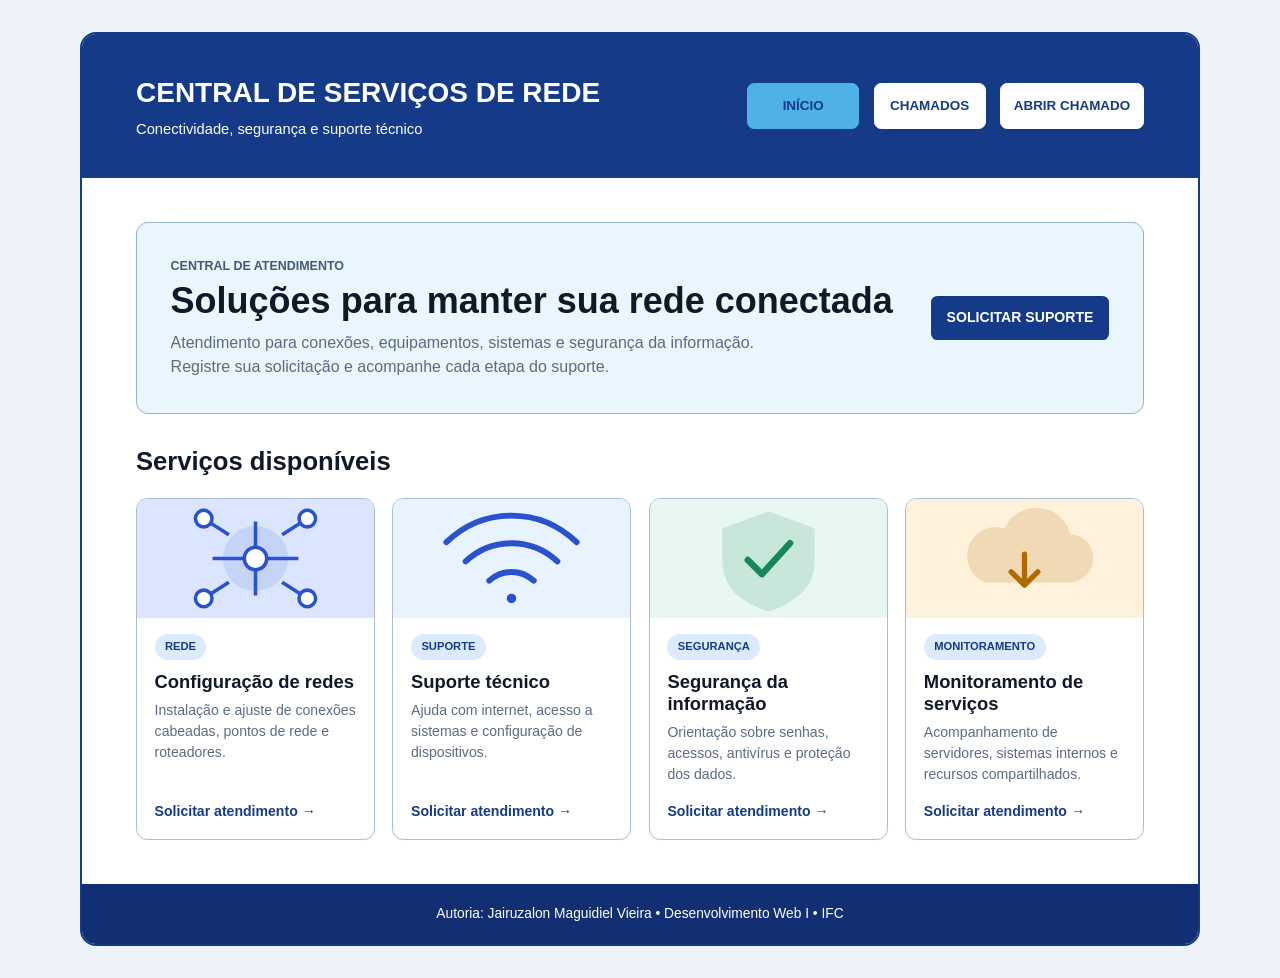
<file: index.html>
<!doctype html>
<html lang="pt-BR">
  <head>
    <meta charset="UTF-8">
    <meta name="viewport" content="width=device-width, initial-scale=1.0">
    <meta name="description" content="Central de Serviços de Rede para abertura e acompanhamento de chamados técnicos.">
    <title>Central de Serviços de Rede | Início</title>
    <link rel="stylesheet" href="assets/css/reset.css">
    <link rel="stylesheet" href="assets/css/global.css">
    <link rel="stylesheet" href="assets/css/index.css">
  </head>
  <body>
    <div class="page-shell">
      <header class="site-header">
        <div class="container header-inner">
          <a class="brand" href="index.html" aria-label="Ir para a página inicial">
            <span class="brand-title">Central de Serviços de Rede</span>
            <span class="brand-description">Conectividade, segurança e suporte técnico</span>
          </a>

          <nav class="main-nav" aria-label="Navegação principal">
            <ul>
              <li><a href="index.html" aria-current="page">Início</a></li>
              <li><a href="chamados.html">Chamados</a></li>
              <li><a href="abrir-chamado.html">Abrir chamado</a></li>
            </ul>
          </nav>
        </div>
      </header>

      <main class="container page-content">
        <section class="presentation" aria-labelledby="presentation-title">
          <div>
            <p class="section-label">Central de Atendimento</p>
            <h1 id="presentation-title">Soluções para manter sua rede conectada</h1>
            <p>
              Atendimento para conexões, equipamentos, sistemas e segurança da
              informação. Registre sua solicitação e acompanhe cada etapa do suporte.
            </p>
          </div>
          <a class="button button-primary" href="abrir-chamado.html">Solicitar suporte</a>
        </section>

        <section class="services" aria-labelledby="services-title">
          <h2 id="services-title">Serviços disponíveis</h2>

          <div class="service-grid">
            <article class="service-card">
              <figure>
                <img src="assets/img/network-support.svg" alt="Ilustração de computadores conectados em rede">
                <figcaption class="visually-hidden">Serviço de configuração de redes</figcaption>
              </figure>
              <div class="service-card-content">
                <span class="service-category">Rede</span>
                <h3>Configuração de redes</h3>
                <p>Instalação e ajuste de conexões cabeadas, pontos de rede e roteadores.</p>
                <a class="service-link" href="abrir-chamado.html">Solicitar atendimento →</a>
              </div>
            </article>

            <article class="service-card">
              <figure>
                <img src="assets/img/wifi.svg" alt="Ilustração do sinal de uma rede Wi-Fi">
                <figcaption class="visually-hidden">Serviço de suporte técnico</figcaption>
              </figure>
              <div class="service-card-content">
                <span class="service-category">Suporte</span>
                <h3>Suporte técnico</h3>
                <p>Ajuda com internet, acesso a sistemas e configuração de dispositivos.</p>
                <a class="service-link" href="abrir-chamado.html">Solicitar atendimento →</a>
              </div>
            </article>

            <article class="service-card">
              <figure>
                <img src="assets/img/security.svg" alt="Ilustração de um escudo de segurança digital">
                <figcaption class="visually-hidden">Serviço de segurança da informação</figcaption>
              </figure>
              <div class="service-card-content">
                <span class="service-category">Segurança</span>
                <h3>Segurança da informação</h3>
                <p>Orientação sobre senhas, acessos, antivírus e proteção dos dados.</p>
                <a class="service-link" href="abrir-chamado.html">Solicitar atendimento →</a>
              </div>
            </article>

            <article class="service-card">
              <figure>
                <img src="assets/img/cloud.svg" alt="Ilustração de uma nuvem de monitoramento de serviços">
                <figcaption class="visually-hidden">Serviço de monitoramento</figcaption>
              </figure>
              <div class="service-card-content">
                <span class="service-category">Monitoramento</span>
                <h3>Monitoramento de serviços</h3>
                <p>Acompanhamento de servidores, sistemas internos e recursos compartilhados.</p>
                <a class="service-link" href="abrir-chamado.html">Solicitar atendimento →</a>
              </div>
            </article>
          </div>
        </section>
      </main>

      <footer class="site-footer">
        <div class="container">
          <p>Autoria: Jairuzalon Maguidiel Vieira • Desenvolvimento Web I • IFC</p>
        </div>
      </footer>
    </div>
  </body>
</html>
</file>
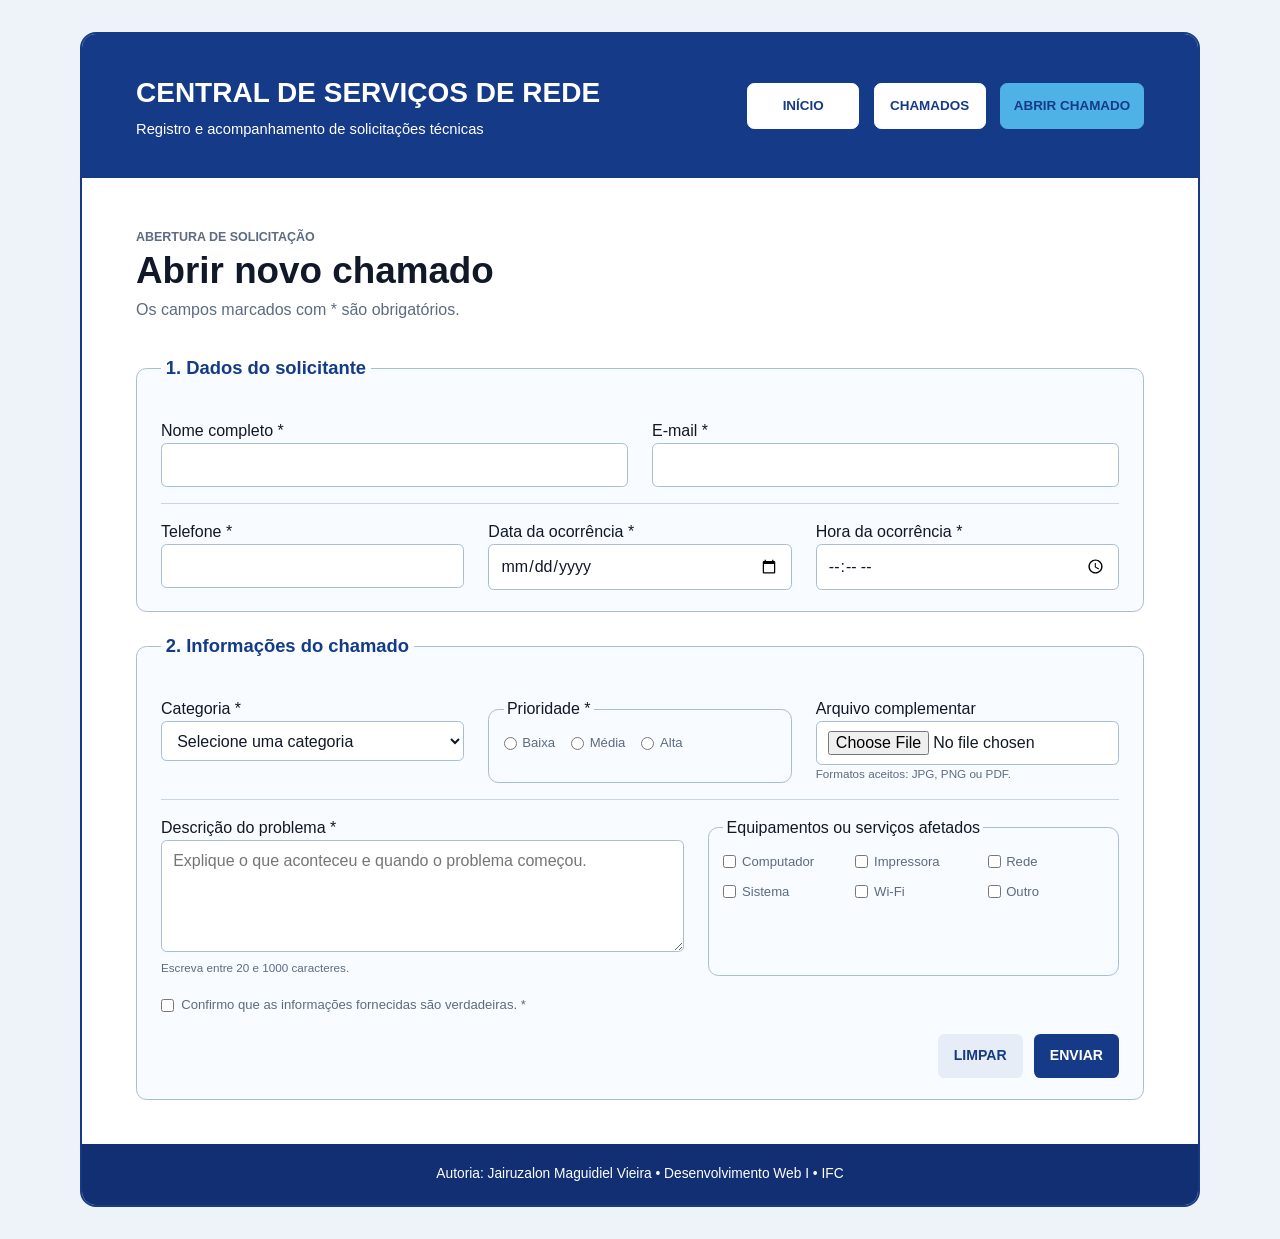
<file: abrir-chamado.html>
<!doctype html>
<html lang="pt-BR">
  <head>
    <meta charset="UTF-8">
    <meta name="viewport" content="width=device-width, initial-scale=1.0">
    <meta name="description" content="Formulário para abertura de chamado técnico na Central de Serviços de Rede.">
    <title>Central de Serviços de Rede | Abrir chamado</title>
    <link rel="stylesheet" href="assets/css/reset.css">
    <link rel="stylesheet" href="assets/css/global.css">
    <link rel="stylesheet" href="assets/css/abrir-chamado.css">
  </head>
  <body>
    <div class="page-shell">
      <header class="site-header">
        <div class="container header-inner">
          <a class="brand" href="index.html" aria-label="Ir para a página inicial">
            <span class="brand-title">Central de Serviços de Rede</span>
            <span class="brand-description">Registro e acompanhamento de solicitações técnicas</span>
          </a>

          <nav class="main-nav" aria-label="Navegação principal">
            <ul>
              <li><a href="index.html">Início</a></li>
              <li><a href="chamados.html">Chamados</a></li>
              <li><a href="abrir-chamado.html" aria-current="page">Abrir chamado</a></li>
            </ul>
          </nav>
        </div>
      </header>

      <main class="container page-content">
        <div class="page-heading">
          <p class="section-label">Abertura de solicitação</p>
          <h1>Abrir novo chamado</h1>
          <p>Os campos marcados com * são obrigatórios.</p>
        </div>

        <form class="ticket-form" action="#" method="post" enctype="multipart/form-data">
          <fieldset class="form-section">
            <legend>1. Dados do solicitante</legend>

            <div class="form-row">
              <div class="field">
                <label for="nome">Nome completo *</label>
                <input type="text" id="nome" name="nome" autocomplete="name" required minlength="3" maxlength="100">
              </div>

              <div class="field">
                <label for="email">E-mail *</label>
                <input type="email" id="email" name="email" autocomplete="email" required maxlength="120">
              </div>
            </div>

            <div class="form-row">
              <div class="field">
                <label for="telefone">Telefone *</label>
                <input type="tel" id="telefone" name="telefone" autocomplete="tel" required minlength="10" maxlength="15" pattern="\(?[0-9]{2}\)?\s?[0-9]{4,5}-?[0-9]{4}" title="Use o formato (00) 00000-0000">
              </div>

              <div class="field">
                <label for="data-ocorrencia">Data da ocorrência *</label>
                <input type="date" id="data-ocorrencia" name="data-ocorrencia" required>
              </div>

              <div class="field">
                <label for="hora-ocorrencia">Hora da ocorrência *</label>
                <input type="time" id="hora-ocorrencia" name="hora-ocorrencia" required>
              </div>
            </div>
          </fieldset>

          <fieldset class="form-section">
            <legend>2. Informações do chamado</legend>

            <div class="form-row">
              <div class="field">
                <label for="categoria">Categoria *</label>
                <select id="categoria" name="categoria" required>
                  <option value="">Selecione uma categoria</option>
                  <option value="rede">Rede</option>
                  <option value="hardware">Hardware</option>
                  <option value="software">Software</option>
                  <option value="seguranca">Segurança</option>
                  <option value="acesso">Acesso</option>
                </select>
              </div>

              <fieldset class="choice-fieldset">
                <legend>Prioridade *</legend>
                <div class="choice-options">
                  <div class="choice">
                    <input type="radio" id="prioridade-baixa" name="prioridade" value="baixa" required>
                    <label for="prioridade-baixa">Baixa</label>
                  </div>
                  <div class="choice">
                    <input type="radio" id="prioridade-media" name="prioridade" value="media">
                    <label for="prioridade-media">Média</label>
                  </div>
                  <div class="choice">
                    <input type="radio" id="prioridade-alta" name="prioridade" value="alta">
                    <label for="prioridade-alta">Alta</label>
                  </div>
                </div>
              </fieldset>

              <div class="field">
                <label for="anexo">Arquivo complementar</label>
                <input type="file" id="anexo" name="anexo" accept=".jpg,.jpeg,.png,.pdf">
                <p class="help-text">Formatos aceitos: JPG, PNG ou PDF.</p>
              </div>
            </div>

            <div class="form-row">
              <div class="field field-description">
                <label for="descricao">Descrição do problema *</label>
                <textarea id="descricao" name="descricao" required minlength="20" maxlength="1000" placeholder="Explique o que aconteceu e quando o problema começou."></textarea>
                <p class="help-text">Escreva entre 20 e 1000 caracteres.</p>
              </div>

              <fieldset class="choice-fieldset affected-services">
                <legend>Equipamentos ou serviços afetados</legend>
                <div class="checkbox-grid">
                  <div class="choice">
                    <input type="checkbox" id="computador" name="equipamentos" value="computador">
                    <label for="computador">Computador</label>
                  </div>
                  <div class="choice">
                    <input type="checkbox" id="impressora" name="equipamentos" value="impressora">
                    <label for="impressora">Impressora</label>
                  </div>
                  <div class="choice">
                    <input type="checkbox" id="rede" name="equipamentos" value="rede">
                    <label for="rede">Rede</label>
                  </div>
                  <div class="choice">
                    <input type="checkbox" id="sistema" name="equipamentos" value="sistema">
                    <label for="sistema">Sistema</label>
                  </div>
                  <div class="choice">
                    <input type="checkbox" id="wifi" name="equipamentos" value="wifi">
                    <label for="wifi">Wi-Fi</label>
                  </div>
                  <div class="choice">
                    <input type="checkbox" id="outro" name="equipamentos" value="outro">
                    <label for="outro">Outro</label>
                  </div>
                </div>
              </fieldset>
            </div>

            <div class="confirmation">
              <input type="checkbox" id="confirmacao" name="confirmacao" value="confirmado" required>
              <label for="confirmacao">Confirmo que as informações fornecidas são verdadeiras. *</label>
            </div>

            <div class="form-actions">
              <button class="button button-secondary" type="reset">Limpar</button>
              <button class="button button-primary" type="submit">Enviar</button>
            </div>
          </fieldset>
        </form>
      </main>

      <footer class="site-footer">
        <div class="container">
          <p>Autoria: Jairuzalon Maguidiel Vieira • Desenvolvimento Web I • IFC</p>
        </div>
      </footer>
    </div>
  </body>
</html>
</file>
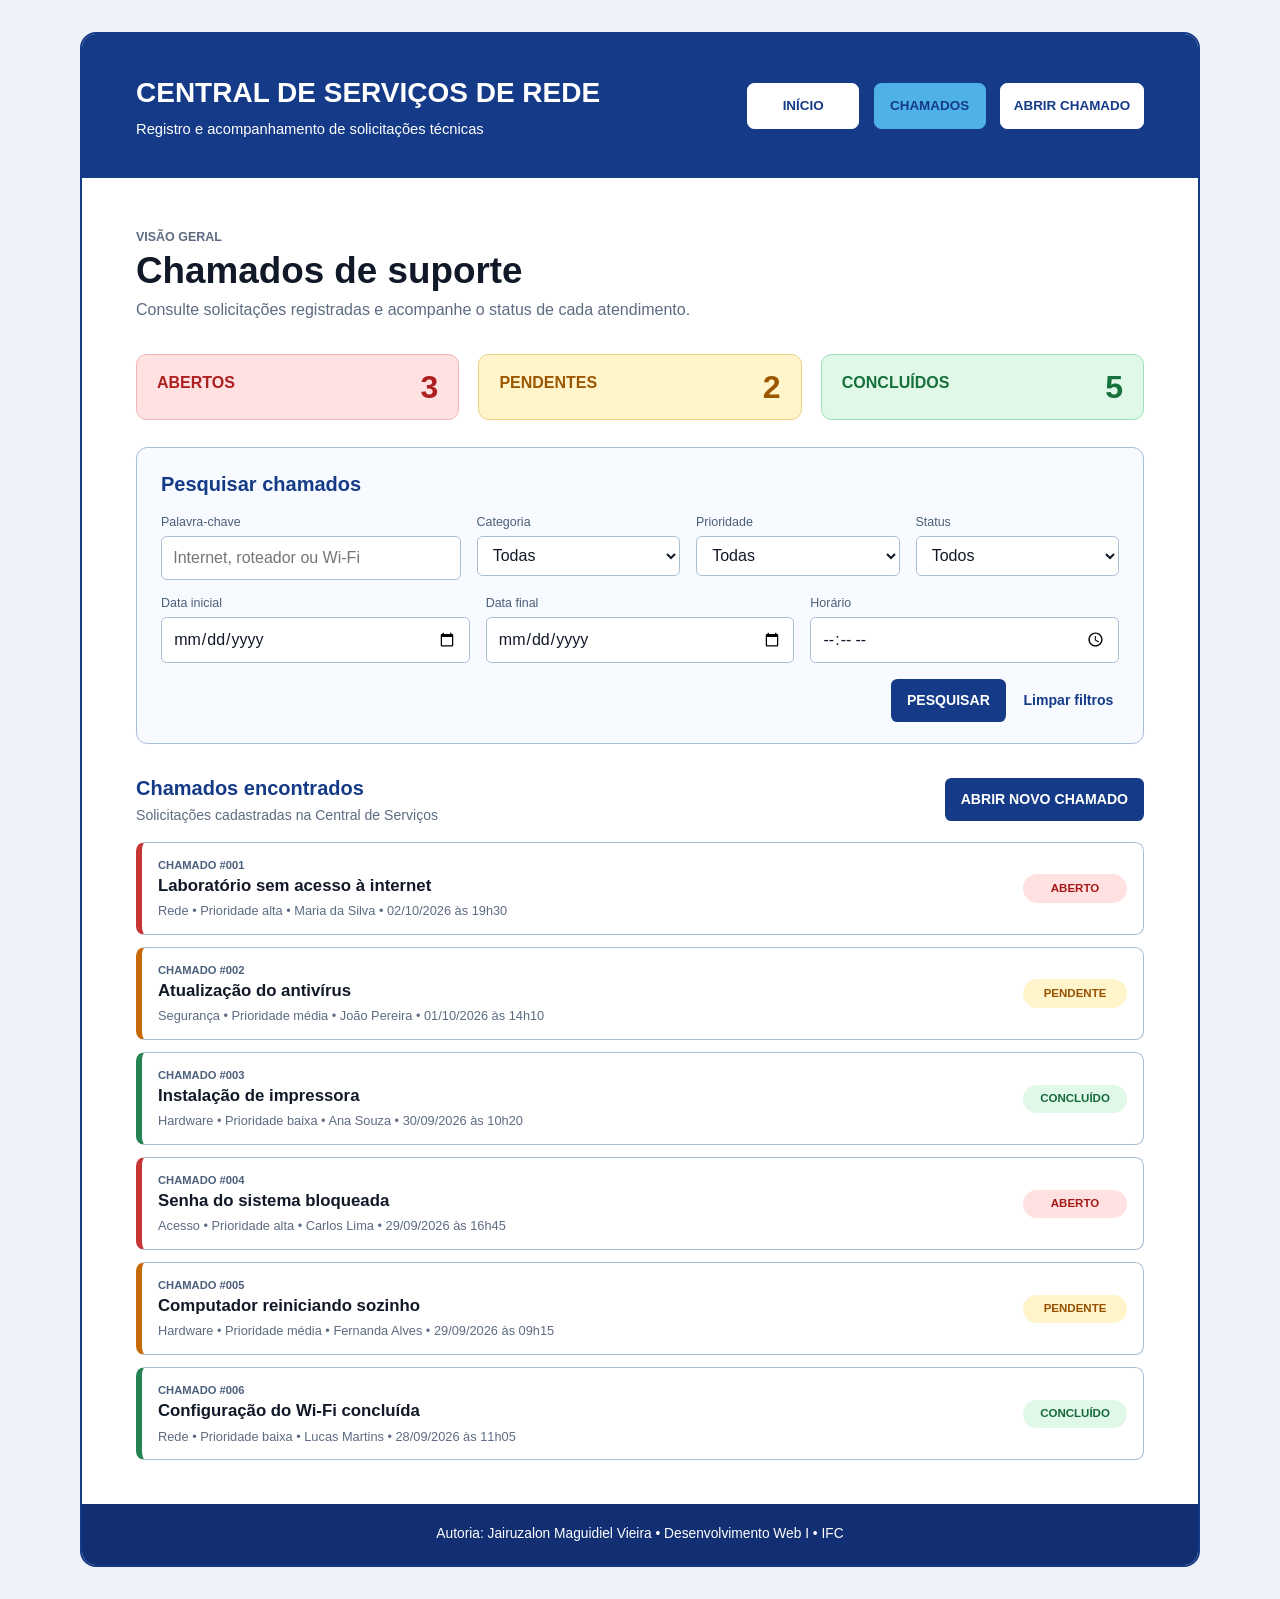
<file: chamados.html>
<!doctype html>
<html lang="pt-BR">
  <head>
    <meta charset="UTF-8">
    <meta name="viewport" content="width=device-width, initial-scale=1.0">
    <meta name="description" content="Pesquisa e listagem de chamados da Central de Serviços de Rede.">
    <title>Central de Serviços de Rede | Chamados</title>
    <link rel="stylesheet" href="assets/css/reset.css">
    <link rel="stylesheet" href="assets/css/global.css">
    <link rel="stylesheet" href="assets/css/chamados.css">
  </head>
  <body>
    <div class="page-shell">
      <header class="site-header">
        <div class="container header-inner">
          <a class="brand" href="index.html" aria-label="Ir para a página inicial">
            <span class="brand-title">Central de Serviços de Rede</span>
            <span class="brand-description">Registro e acompanhamento de solicitações técnicas</span>
          </a>

          <nav class="main-nav" aria-label="Navegação principal">
            <ul>
              <li><a href="index.html">Início</a></li>
              <li><a href="chamados.html" aria-current="page">Chamados</a></li>
              <li><a href="abrir-chamado.html">Abrir chamado</a></li>
            </ul>
          </nav>
        </div>
      </header>

      <main class="container page-content">
        <section aria-labelledby="overview-title">
          <div class="page-heading">
            <p class="section-label">Visão geral</p>
            <h1 id="overview-title">Chamados de suporte</h1>
            <p>Consulte solicitações registradas e acompanhe o status de cada atendimento.</p>
          </div>

          <div class="indicator-list" aria-label="Indicadores de chamados">
            <article class="indicator indicator-aberto">
              <p>Abertos</p>
              <strong>3</strong>
            </article>
            <article class="indicator indicator-pendente">
              <p>Pendentes</p>
              <strong>2</strong>
            </article>
            <article class="indicator indicator-concluido">
              <p>Concluídos</p>
              <strong>5</strong>
            </article>
          </div>
        </section>

        <section class="search-panel" aria-labelledby="search-title">
          <h2 id="search-title">Pesquisar chamados</h2>

          <form action="chamados.html" method="get">
            <fieldset class="filter-fields">
              <legend class="visually-hidden">Filtros de pesquisa</legend>
              <div class="filter-grid">
                <div class="field field-keyword">
                  <label for="palavra-chave">Palavra-chave</label>
                  <input type="search" id="palavra-chave" name="palavra-chave" placeholder="Internet, roteador ou Wi-Fi">
                </div>

                <div class="field">
                  <label for="categoria">Categoria</label>
                  <select id="categoria" name="categoria">
                    <option value="">Todas</option>
                    <option value="rede">Rede</option>
                    <option value="hardware">Hardware</option>
                    <option value="software">Software</option>
                    <option value="seguranca">Segurança</option>
                    <option value="acesso">Acesso</option>
                  </select>
                </div>

                <div class="field">
                  <label for="prioridade">Prioridade</label>
                  <select id="prioridade" name="prioridade">
                    <option value="">Todas</option>
                    <option value="baixa">Baixa</option>
                    <option value="media">Média</option>
                    <option value="alta">Alta</option>
                  </select>
                </div>

                <div class="field">
                  <label for="status">Status</label>
                  <select id="status" name="status">
                    <option value="">Todos</option>
                    <option value="aberto">Aberto</option>
                    <option value="pendente">Pendente</option>
                    <option value="concluido">Concluído</option>
                  </select>
                </div>

                <div class="field">
                  <label for="data-inicial">Data inicial</label>
                  <input type="date" id="data-inicial" name="data-inicial">
                </div>

                <div class="field">
                  <label for="data-final">Data final</label>
                  <input type="date" id="data-final" name="data-final">
                </div>

                <div class="field">
                  <label for="horario">Horário</label>
                  <input type="time" id="horario" name="horario">
                </div>
              </div>

              <div class="filter-actions">
                <button class="button button-primary" type="submit">Pesquisar</button>
                <a class="button-link" href="chamados.html">Limpar filtros</a>
              </div>
            </fieldset>
          </form>
        </section>

        <section class="tickets" aria-labelledby="tickets-title">
          <div class="tickets-heading">
            <div>
              <h2 id="tickets-title">Chamados encontrados</h2>
              <p>Solicitações cadastradas na Central de Serviços</p>
            </div>
            <a class="button button-primary" href="abrir-chamado.html">Abrir novo chamado</a>
          </div>

          <div class="ticket-list">
            <article class="ticket-card ticket-aberto">
              <div>
                <p class="ticket-number">Chamado #001</p>
                <h3>Laboratório sem acesso à internet</h3>
                <p class="ticket-details">Rede • Prioridade alta • Maria da Silva • <time datetime="2026-10-02T19:30">02/10/2026 às 19h30</time></p>
              </div>
              <span class="status status-aberto">Aberto</span>
            </article>

            <article class="ticket-card ticket-pendente">
              <div>
                <p class="ticket-number">Chamado #002</p>
                <h3>Atualização do antivírus</h3>
                <p class="ticket-details">Segurança • Prioridade média • João Pereira • <time datetime="2026-10-01T14:10">01/10/2026 às 14h10</time></p>
              </div>
              <span class="status status-pendente">Pendente</span>
            </article>

            <article class="ticket-card ticket-concluido">
              <div>
                <p class="ticket-number">Chamado #003</p>
                <h3>Instalação de impressora</h3>
                <p class="ticket-details">Hardware • Prioridade baixa • Ana Souza • <time datetime="2026-09-30T10:20">30/09/2026 às 10h20</time></p>
              </div>
              <span class="status status-concluido">Concluído</span>
            </article>

            <article class="ticket-card ticket-aberto">
              <div>
                <p class="ticket-number">Chamado #004</p>
                <h3>Senha do sistema bloqueada</h3>
                <p class="ticket-details">Acesso • Prioridade alta • Carlos Lima • <time datetime="2026-09-29T16:45">29/09/2026 às 16h45</time></p>
              </div>
              <span class="status status-aberto">Aberto</span>
            </article>

            <article class="ticket-card ticket-pendente">
              <div>
                <p class="ticket-number">Chamado #005</p>
                <h3>Computador reiniciando sozinho</h3>
                <p class="ticket-details">Hardware • Prioridade média • Fernanda Alves • <time datetime="2026-09-29T09:15">29/09/2026 às 09h15</time></p>
              </div>
              <span class="status status-pendente">Pendente</span>
            </article>

            <article class="ticket-card ticket-concluido">
              <div>
                <p class="ticket-number">Chamado #006</p>
                <h3>Configuração do Wi-Fi concluída</h3>
                <p class="ticket-details">Rede • Prioridade baixa • Lucas Martins • <time datetime="2026-09-28T11:05">28/09/2026 às 11h05</time></p>
              </div>
              <span class="status status-concluido">Concluído</span>
            </article>
          </div>
        </section>
      </main>

      <footer class="site-footer">
        <div class="container">
          <p>Autoria: Jairuzalon Maguidiel Vieira • Desenvolvimento Web I • IFC</p>
        </div>
      </footer>
    </div>
  </body>
</html>
</file>
<file: assets/css/global.css>
:root {
  --azul-escuro: #153b88;
  --azul: #1d4aa3;
  --azul-claro: #4fb2e6;
  --azul-suave: #eaf6fd;
  --texto: #111827;
  --texto-suave: #5d6b82;
  --borda: #a9bdd3;
  --fundo: #edf3f8;
  --branco: #ffffff;
  --foco: #f59e0b;
}

body {
  background: var(--fundo);
  color: var(--texto);
  font-family: Arial, Helvetica, sans-serif;
  line-height: 1.5;
}

a {
  color: inherit;
  text-decoration: none;
}

.page-shell {
  background: var(--branco);
  border: 2px solid var(--azul-escuro);
  border-radius: 1rem;
  margin: 2rem auto;
  max-width: 70rem;
  overflow: hidden;
  width: calc(100% - 2rem);
}

.container {
  margin: 0 auto;
  max-width: 66rem;
  padding-left: 1.5rem;
  padding-right: 1.5rem;
  width: 100%;
}

.site-header {
  background: var(--azul-escuro);
  color: var(--branco);
}

.header-inner {
  align-items: center;
  display: flex;
  gap: 1.5rem;
  justify-content: space-between;
  min-height: 9rem;
}

.brand-title {
  display: block;
  font-size: clamp(1.25rem, 2.8vw, 1.75rem);
  font-weight: 800;
  text-transform: uppercase;
}

.brand-description {
  display: block;
  font-size: .92rem;
  margin-top: .2rem;
}

.main-nav ul {
  display: flex;
  gap: .9rem;
  list-style: none;
}

.main-nav a {
  background: var(--branco);
  border: 1px solid var(--branco);
  border-radius: .45rem;
  color: var(--azul-escuro);
  display: block;
  font-size: .84rem;
  font-weight: 800;
  min-width: 7rem;
  padding: .72rem .8rem;
  text-align: center;
  text-transform: uppercase;
}

.main-nav a:hover,
.main-nav a[aria-current="page"] {
  background: var(--azul-claro);
  border-color: var(--azul-claro);
}

.page-content {
  padding-bottom: 2.75rem;
  padding-top: 2.75rem;
}

.section-label {
  color: #415a77;
  font-size: .78rem;
  font-weight: 800;
  text-transform: uppercase;
}

.page-heading {
  margin-bottom: 2rem;
}

.page-heading h1 {
  font-size: clamp(1.8rem, 5vw, 2.3rem);
  line-height: 1.15;
  margin-top: .25rem;
}

.page-heading p {
  color: var(--texto-suave);
  margin-top: .35rem;
  max-width: 42rem;
}

.button {
  align-items: center;
  border: 0;
  border-radius: .4rem;
  cursor: pointer;
  display: inline-flex;
  font-size: .88rem;
  font-weight: 800;
  justify-content: center;
  min-height: 2.6rem;
  padding: .7rem 1rem;
  text-transform: uppercase;
  transition: background-color .2s ease, transform .2s ease;
}

.button:hover {
  transform: translateY(-2px);
}

.button-primary {
  background: var(--azul-escuro);
  color: var(--branco);
}

.button-primary:hover {
  background: var(--azul);
}

.button-secondary {
  background: #e6edf6;
  color: var(--azul-escuro);
}

.button-link {
  color: var(--azul-escuro);
  font-size: .88rem;
  font-weight: 800;
  padding: .7rem .35rem;
}

input,
select,
textarea {
  background: var(--branco);
  border: 1px solid var(--borda);
  border-radius: .35rem;
  color: var(--texto);
  min-height: 2.45rem;
  padding: .55rem .7rem;
  width: 100%;
}

textarea {
  min-height: 7rem;
  resize: vertical;
}

input[type="checkbox"],
input[type="radio"] {
  accent-color: var(--azul-escuro);
  min-height: auto;
  padding: 0;
  width: auto;
}

:focus-visible {
  outline: 3px solid var(--foco);
  outline-offset: 2px;
}

.visually-hidden {
  clip: rect(0 0 0 0);
  clip-path: inset(50%);
  height: 1px;
  overflow: hidden;
  position: absolute;
  white-space: nowrap;
  width: 1px;
}

.site-footer {
  background: #112f72;
  color: var(--branco);
  font-size: .86rem;
  padding: 1.25rem 0;
  text-align: center;
}

@media (max-width: 48rem) {
  .page-shell {
    border-radius: .65rem;
    margin: .75rem auto;
    width: calc(100% - 1rem);
  }

  .container {
    padding-left: 1rem;
    padding-right: 1rem;
  }

  .header-inner {
    align-items: flex-start;
    flex-direction: column;
    gap: 1rem;
    padding-bottom: 1.1rem;
    padding-top: 1.1rem;
  }

  .main-nav,
  .main-nav ul {
    width: 100%;
  }

  .main-nav ul {
    gap: .45rem;
  }

  .main-nav li {
    flex: 1 1 0;
  }

  .main-nav a {
    font-size: .68rem;
    min-width: 0;
    padding: .65rem .3rem;
  }

  .page-content {
    padding-bottom: 2rem;
    padding-top: 2rem;
  }
}
</file>
<file: assets/css/index.css>
.presentation {
  align-items: center;
  background: var(--azul-suave);
  border: 1px solid #91b4d1;
  border-radius: .75rem;
  display: flex;
  gap: 2rem;
  justify-content: space-between;
  padding: clamp(1.4rem, 4vw, 2.1rem);
}

.presentation h1 {
  font-size: clamp(1.75rem, 4vw, 2.25rem);
  line-height: 1.15;
  margin-top: .3rem;
}

.presentation p:not(.section-label) {
  color: var(--texto-suave);
  margin-top: .6rem;
  max-width: 39rem;
}

.services {
  margin-top: 1.8rem;
}

.services h2 {
  font-size: 1.6rem;
  margin-bottom: 1.1rem;
}

.service-grid {
  display: flex;
  flex-wrap: wrap;
  gap: 1.1rem;
}

.service-card {
  border: 1px solid var(--borda);
  border-radius: .7rem;
  display: flex;
  flex: 1 1 13rem;
  flex-direction: column;
  overflow: hidden;
}

.service-card figure {
  background: #dce9f2;
}

.service-card img {
  aspect-ratio: 16 / 8;
  object-fit: cover;
  width: 100%;
}

.service-card-content {
  display: flex;
  flex: 1;
  flex-direction: column;
  padding: 1rem 1.1rem;
}

.service-category {
  background: #dceaff;
  border-radius: 999px;
  color: var(--azul-escuro);
  font-size: .7rem;
  font-weight: 800;
  padding: .28rem .65rem;
  text-transform: uppercase;
  width: fit-content;
}

.service-card h3 {
  font-size: 1.15rem;
  line-height: 1.2;
  margin-top: .7rem;
}

.service-card p {
  color: var(--texto-suave);
  font-size: .88rem;
  margin-top: .45rem;
}

.service-link {
  color: var(--azul-escuro);
  font-size: .88rem;
  font-weight: 800;
  margin-top: auto;
  padding-top: 1rem;
}

.service-link:hover {
  text-decoration: underline;
}

@media (max-width: 48rem) {
  .presentation {
    align-items: flex-start;
    flex-direction: column;
  }

  .presentation .button {
    width: 100%;
  }

  .service-card {
    flex-basis: calc(50% - .55rem);
  }
}

@media (max-width: 32rem) {
  .service-card {
    flex-basis: 100%;
  }
}
</file>
<file: assets/css/abrir-chamado.css>
.ticket-form {
  display: flex;
  flex-direction: column;
  gap: 1.25rem;
}

.form-section,
.choice-fieldset {
  background: #f8fbff;
  border: 1px solid var(--borda);
  border-radius: .65rem;
  min-width: 0;
}

.form-section {
  padding: 1.35rem 1.5rem;
}

.form-section > legend {
  color: var(--azul-escuro);
  font-size: 1.15rem;
  font-weight: 800;
  padding: 0 .3rem;
}

.form-row {
  display: flex;
  flex-wrap: wrap;
  gap: 1rem 1.5rem;
  margin-top: 1rem;
}

.form-row + .form-row {
  border-top: 1px solid #c7d5e5;
  padding-top: 1rem;
}

.form-row .field {
  flex: 1 1 14rem;
}

.choice-fieldset {
  flex: 1 1 14rem;
  padding: .75rem .9rem;
}

.choice-fieldset legend {
  padding: 0 .2rem;
}

.choice-options,
.checkbox-grid {
  display: flex;
  flex-wrap: wrap;
  gap: .65rem 1rem;
}

.choice {
  align-items: center;
  display: flex;
  gap: .35rem;
}

.choice label,
.confirmation label {
  color: var(--texto-suave);
  font-size: .82rem;
}

.field-description {
  flex-basis: 22rem !important;
}

.affected-services {
  flex-basis: 15rem;
}

.checkbox-grid .choice {
  flex: 1 1 7rem;
}

.help-text {
  color: var(--texto-suave);
  font-size: .73rem;
}

.confirmation {
  align-items: center;
  display: flex;
  gap: .45rem;
  margin-top: 1.2rem;
}

.form-actions {
  display: flex;
  gap: .7rem;
  justify-content: flex-end;
  margin-top: 1.2rem;
}

@media (max-width: 48rem) {
  .form-section {
    padding: 1rem;
  }

  .form-row {
    flex-direction: column;
  }

  .form-row .field,
  .choice-fieldset,
  .field-description,
  .affected-services {
    flex-basis: auto !important;
    width: 100%;
  }

  .form-actions {
    flex-direction: column-reverse;
  }

  .form-actions .button {
    width: 100%;
  }
}
</file>
<file: assets/css/chamados.css>
.indicator-list {
  display: flex;
  flex-wrap: wrap;
  gap: 1.2rem;
}

.indicator {
  border: 1px solid;
  border-radius: .65rem;
  display: flex;
  flex: 1 1 12rem;
  font-weight: 800;
  justify-content: space-between;
  padding: 1rem 1.25rem;
  text-transform: uppercase;
}

.indicator strong {
  font-size: 2rem;
  line-height: 1;
}

.indicator-aberto {
  background: #ffe1e1;
  border-color: #f2b4b4;
  color: #ad2020;
}

.indicator-pendente {
  background: #fff4ca;
  border-color: #ecd17d;
  color: #9b5700;
}

.indicator-concluido {
  background: #dff8e8;
  border-color: #9fdfb6;
  color: #16713b;
}

.search-panel {
  background: #f7faff;
  border: 1px solid var(--borda);
  border-radius: .7rem;
  margin-top: 1.7rem;
  padding: 1.3rem 1.5rem;
}

.search-panel h2,
.tickets-heading h2 {
  color: var(--azul-escuro);
  font-size: 1.25rem;
}

.filter-fields {
  border: 0;
  margin-top: .85rem;
}

.filter-grid {
  display: flex;
  flex-wrap: wrap;
  gap: .85rem 1rem;
}

.field {
  display: flex;
  flex: 1 1 10rem;
  flex-direction: column;
  gap: .3rem;
}

.field-keyword {
  flex-basis: 16rem;
}

.field label,
.choice-fieldset legend {
  color: #4b5f79;
  font-size: .78rem;
}

.filter-actions {
  align-items: center;
  display: flex;
  gap: .75rem;
  justify-content: flex-end;
  margin-top: 1rem;
}

.tickets {
  margin-top: 1.8rem;
}

.tickets-heading {
  align-items: center;
  display: flex;
  gap: 1rem;
  justify-content: space-between;
  margin-bottom: 1rem;
}

.tickets-heading p {
  color: var(--texto-suave);
  font-size: .88rem;
  margin-top: .15rem;
}

.ticket-list {
  display: flex;
  flex-direction: column;
  gap: .75rem;
}

.ticket-card {
  align-items: center;
  border: 1px solid var(--borda);
  border-left: .4rem solid;
  border-radius: .55rem;
  display: flex;
  gap: 1rem;
  justify-content: space-between;
  padding: .85rem 1rem;
}

.ticket-aberto {
  border-left-color: #c73535;
}

.ticket-pendente {
  border-left-color: #c66a08;
}

.ticket-concluido {
  border-left-color: #258253;
}

.ticket-number {
  color: #4c607c;
  font-size: .7rem;
  font-weight: 800;
  text-transform: uppercase;
}

.ticket-card h3 {
  font-size: 1.05rem;
  line-height: 1.25;
  margin-top: .15rem;
}

.ticket-details {
  color: var(--texto-suave);
  font-size: .8rem;
  margin-top: .28rem;
}

.status {
  border-radius: 999px;
  font-size: .72rem;
  font-weight: 800;
  min-width: 6.5rem;
  padding: .35rem .7rem;
  text-align: center;
  text-transform: uppercase;
}

.status-aberto {
  background: #ffe1e1;
  color: #a71919;
}

.status-pendente {
  background: #fff4ca;
  color: #965000;
}

.status-concluido {
  background: #dff8e8;
  color: #17683b;
}

@media (max-width: 48rem) {
  .filter-grid {
    flex-direction: column;
  }

  .filter-actions {
    justify-content: stretch;
  }

  .filter-actions .button {
    flex: 1;
  }

  .tickets-heading {
    align-items: flex-start;
    flex-direction: column;
  }

  .tickets-heading .button {
    width: 100%;
  }

  .ticket-card {
    align-items: flex-start;
    flex-direction: column;
  }
}
</file>
